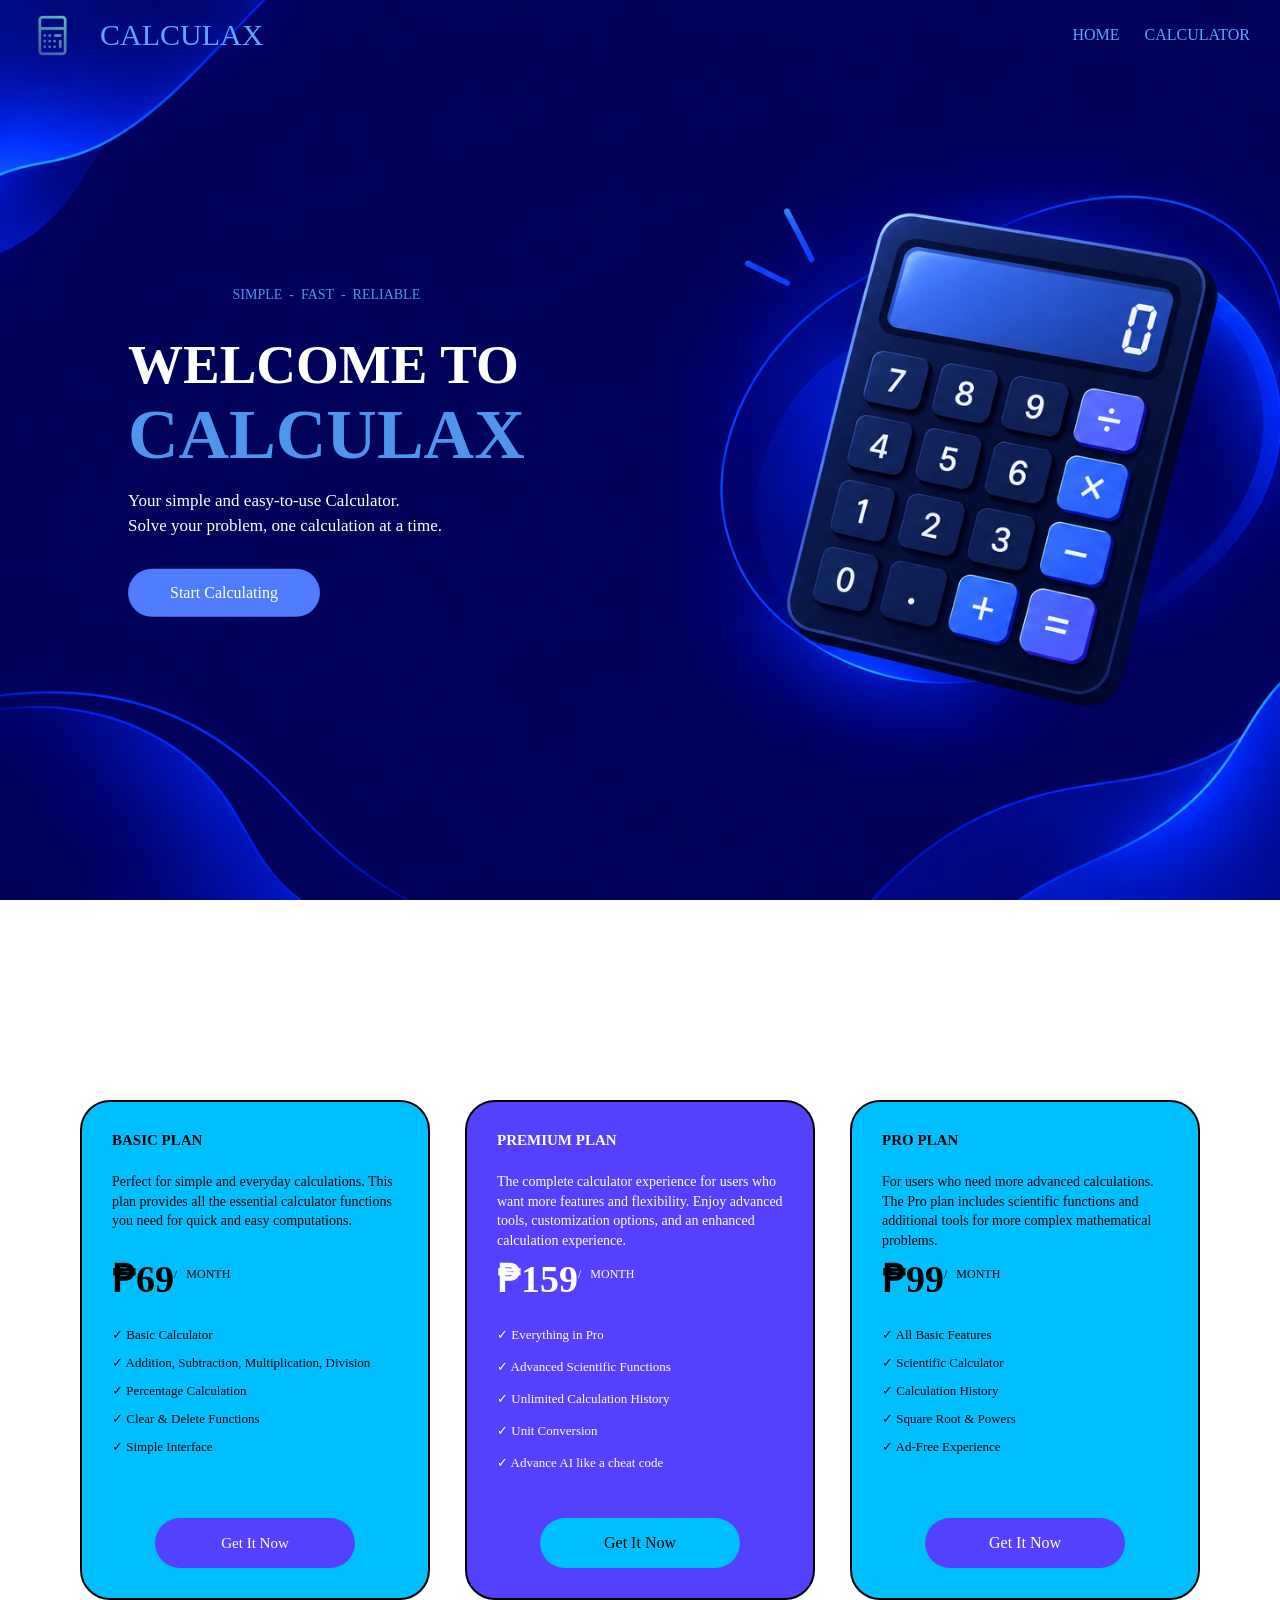
<file: index.html>
<!DOCTYPE>
<html>
<head>
    
    <title>Document</title>
    <link rel="stylesheet" href="calcu.css">
</head>

<body>
    <div calss="nav-links">
        <nav>
            <img src="logo.png" class="logo">
            <p class="nav-title">CALCULAX</p>

            <a href="#home">HOME</a>
            <a href="calcu.html">CALCULATOR</a>
            </nav>


    <section id="home">
        <div class="home">
            <img src="homebg.png" alt="Calculator">

            <div class="home-text">
                 <p style="text-align: center; font-size: 14px; color: #4e96ed;">SIMPLE  &nbsp;-&nbsp;  FAST  &nbsp;-&nbsp;  RELIABLE</p>

                <h1>WELCOME TO <br><span class="lax"><b>CALCULAX</b></span></h1>

                <p>Your simple and easy-to-use Calculator.<br>Solve your problem, one calculation at a time.</p>

                <a href="calcu.html">&nbsp;&nbsp;&nbsp;Start Calculating&nbsp;&nbsp;&nbsp;</a>
            </div>
        </div>
    </section>

    <section class="boxes">
        <div class="leftbox">
            <p><b>BASIC PLAN</b></p> <br>

            <p>Perfect for simple and everyday calculations. This plan provides all the essential calculator functions you need for quick and easy computations.</p> <br>

            <h1><b>₱69</b><sup>/&nbsp;&nbsp;&nbsp;MONTH</sup></h1>

            <div class="text">
                <p>✓ Basic Calculator</p>
                <p>✓ Addition, Subtraction, Multiplication, Division</p>
                <p>✓ Percentage Calculation</p>
                <p>✓ Clear & Delete Functions</p>
                <p>✓ Simple Interface </p>
            </div>

            <a href="login.html" style="text-align: center; font-size: 15px; justify-content: center;">&nbsp;&nbsp;&nbsp;&nbsp;&nbsp;&nbsp;&nbsp;&nbsp;&nbsp;Get It Now&nbsp;&nbsp;&nbsp;&nbsp;&nbsp;&nbsp;&nbsp;&nbsp;&nbsp;</a>

        </div>

        <div class="middlebox">
            <p><b>PREMIUM PLAN</b></p> <br>

            <p>The complete calculator experience for users who want more features and flexibility. Enjoy advanced tools, customization options, and an enhanced calculation experience.</p> <br>

            <h1><b>₱159</b><sup>/&nbsp;&nbsp;&nbsp;MONTH</sup></h1>

            <div class="text1">
                <p>✓ Everything in Pro</p>
                <p>✓ Advanced Scientific Functions</p>
                <p>✓ Unlimited Calculation History</p>
                <p>✓ Unit Conversion</p>
                <p>✓ Advance AI like a cheat code</p>
            </div>

            <a href="login.html">&nbsp;&nbsp;&nbsp;&nbsp;&nbsp;&nbsp;&nbsp;&nbsp;&nbsp;Get It Now&nbsp;&nbsp;&nbsp;&nbsp;&nbsp;&nbsp;&nbsp;&nbsp;&nbsp;</a>

        </div>

        <div class="rightbox">
            <p><b>PRO PLAN</b></p> <br>

            <p>For users who need more advanced calculations. The Pro plan includes scientific functions and additional tools for more complex mathematical problems.</p> <br>

            <h1><b>₱99</b><sup>/&nbsp;&nbsp;&nbsp;MONTH</sup></h1>

            <div class="text">
                <p>✓ All Basic Features</p>
                <p>✓ Scientific Calculator</p>
                <p>✓ Calculation History</p>
                <p>✓ Square Root & Powers</p>
                <p>✓ Ad-Free Experience </p>
            </div>

            <a href="login.html">&nbsp;&nbsp;&nbsp;&nbsp;&nbsp;&nbsp;&nbsp;&nbsp;&nbsp;Get It Now&nbsp;&nbsp;&nbsp;&nbsp;&nbsp;&nbsp;&nbsp;&nbsp;&nbsp;</a>
        </div>
    </section>

   
</body>
</html>
</file>
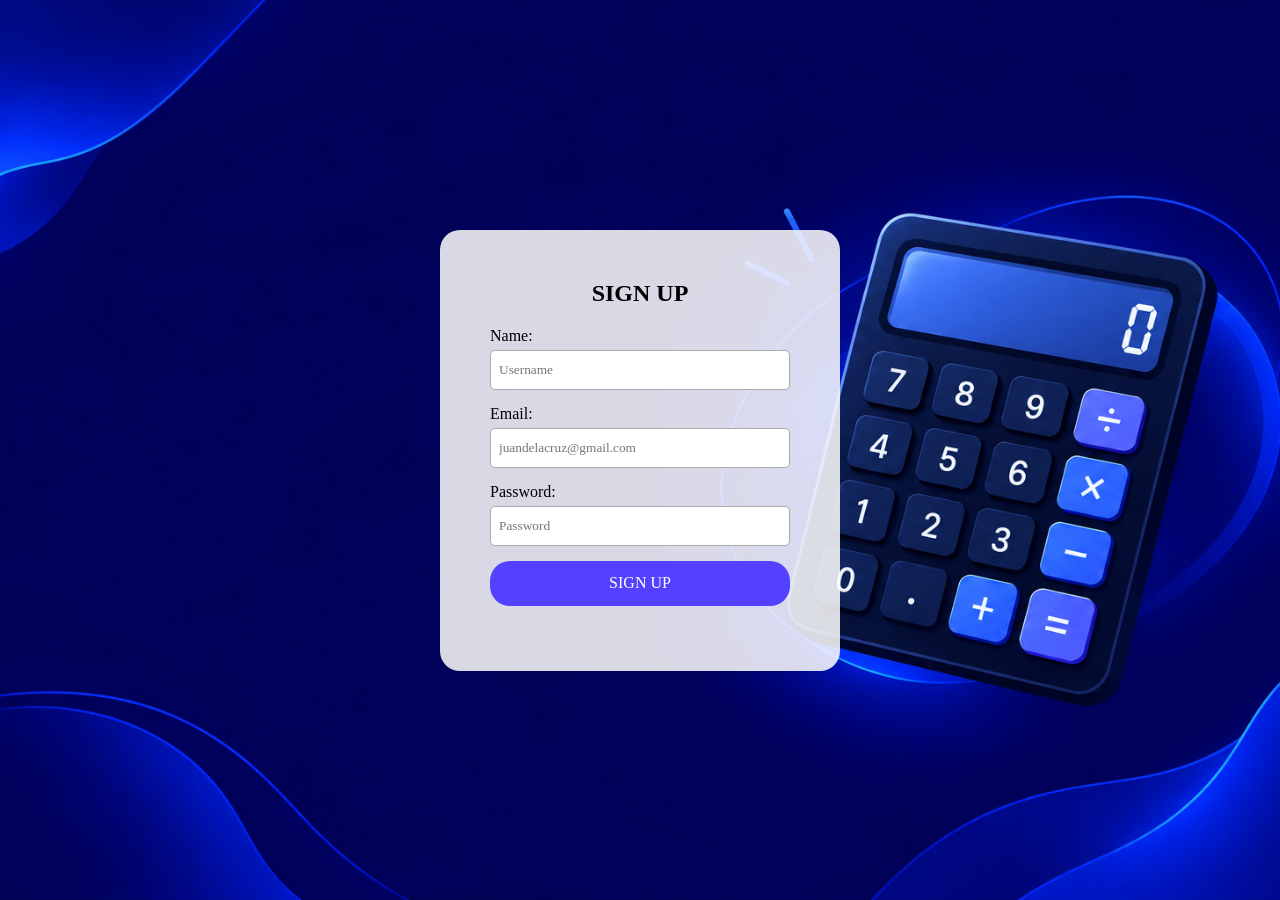
<file: login.html>
<!DOCTYPE html>
<html lang="en">
<head>
    <title>Document</title>
    <link rel="stylesheet" href="calcu.css">
</head>
<body>
   <div class="card">

    <img src="homebg.png" class="loginimg">

    <form action="index.html">
        <h2><b>SIGN UP</b></h2>

        <label>Name:</label>
        <input type="text" placeholder="Username" required>

        <label>Email:</label>
        <input type="email" placeholder="juandelacruz@gmail.com" required>

        <label>Password:</label>
        <input type="password" placeholder="Password" required>

        <a href="index.html"><input type="submit" value="SIGN UP"></a>
        
    </form>

</div>
    


    
    

</div>
</body>
</html>
</file>
<file: calcu.css>
* {
    margin: 0;
    padding: 0;
    box-sizing: border-box;
    font-family: "Times New Roman", Times, serif;
}

html {
    scroll-behavior: smooth;
}

body {
    background: #00065f;
    color: black;
    overflow-x: hidden;
}


/* =========================================
   NAVIGATION
========================================= */

nav {
    position: fixed;
    top: 0;
    left: 0;

    width: 100%;
    height: 70px;

    display: flex;
    align-items: center;

    padding: 0 30px;
    gap: 25px;

    background: transparent;

    z-index: 1000;
}

.logo {
    width: 45px;
    height: 45px;
    object-fit: contain;
}

.nav-title {
    margin-right: auto;
    color: #60a5ff;
    font-size: 30px;
}

nav a {
    color: #60a5ff;
    text-decoration: none;
    font-size: 16px;
}

nav a:hover {
    color: white;
}


/* =========================================
   HOME PAGE
========================================= */

.home {
    position: relative;

    width: 100%;
    height: 100vh;

    overflow: hidden;
}

.home img {
    width: 100%;
    height: 100%;

    object-fit: cover;
    display: block;
}

.home-text {
    position: absolute;

    top: 50%;
    left: 10%;

    transform: translateY(-50%);

    color: white;
}

.home-text h1 {
    font-size: 55px;
    line-height: 1.1;
    margin-bottom: 15px;
}

.home-text p {
    font-size: 17px;
    line-height: 1.5;
    margin-bottom: 30px;
}

.lax {
    color: #4e96ed;
    font-size: 70px;
}

.home-text a {
    display: inline-block;

    padding: 15px 30px;

    background: #4f7cff;
    color: white;

    text-decoration: none;

    border-radius: 30px;

    transition: 0.3s;
}

.home-text a:hover {
    background: #65adff;
}


/* =========================================
   PRICING BOXES
========================================= */

.boxes {
    width: 100%;
    min-height: 100vh;

    background: white;

    display: flex;
    justify-content: center;
    align-items: center;

    gap: 35px;

    padding: 80px 30px;
}


/* ALL BOXES */

.leftbox,
.middlebox,
.rightbox {
    width: 350px;
    height: 500px;

    position: relative;

    border: 2px solid black;
    border-radius: 30px;

    flex-shrink: 0;
}


/* BASIC */

.leftbox {
    background: #00bfff;
    color: black;
}


/* PREMIUM */

.middlebox {
    background: #5441ff;
    color: white;
}


/* PRO */

.rightbox {
    background: #00bfff;
    color: black;
}


/* =========================================
   BASIC PLAN
========================================= */

.leftbox > p:first-child {
    position: absolute;

    top: 30px;
    left: 30px;

    font-size: 15px;
}

.leftbox > p:nth-of-type(2) {
    position: absolute;

    top: 70px;
    left: 30px;
    right: 20px;

    font-size: 14px;
    line-height: 1.4;

    text-align: left;
}

.leftbox h1 {
    position: absolute;

    top: 155px;
    left: 30px;

    font-size: 38px;
}

.leftbox h1 sup {
    font-size: 12px;
    font-weight: normal;
}

.leftbox .text {
    position: absolute;

    top: 225px;
    left: 30px;
    right: 20px;

    text-align: left;
}

.leftbox .text p {
    font-size: 13px;
    line-height: 1.3;

    margin-bottom: 11px;
}

.leftbox > a {
    position: absolute;

    bottom: 30px;
    left: 50%;

    transform: translateX(-50%);

    width: 200px;
    height: 50px;

    display: flex;
    justify-content: center;
    align-items: center;

    background: #5441ff;
    color: white;

    text-decoration: none;

    border-radius: 30px;
}


/* =========================================
   PREMIUM PLAN
========================================= */

.middlebox > p:first-child {
    position: absolute;

    top: 30px;
    left: 30px;

    font-size: 15px;
}

.middlebox > p:nth-of-type(2) {
    position: absolute;

    top: 70px;
    left: 30px;
    right: 20px;

    font-size: 14px;
    line-height: 1.4;

    text-align: left;
}

.middlebox h1 {
    position: absolute;

    top: 155px;
    left: 30px;

    font-size: 38px;
    color: white;
}

.middlebox h1 sup {
    font-size: 12px;
    font-weight: normal;
}

.middlebox .text1 {
    position: absolute;

    top: 225px;
    left: 30px;
    right: 20px;
}

.middlebox .text1 p {
    font-size: 13px;
    line-height: 1.3;

    margin-bottom: 15px;
}

.middlebox > a {
    position: absolute;

    bottom: 30px;
    left: 50%;

    transform: translateX(-50%);

    width: 200px;
    height: 50px;

    display: flex;
    justify-content: center;
    align-items: center;

    background: #00bfff;
    color: black;

    text-decoration: none;

    border-radius: 30px;
}


/* =========================================
   PRO PLAN
========================================= */

.rightbox > p:first-child {
    position: absolute;

    top: 30px;
    left: 30px;

    font-size: 15px;
}

.rightbox > p:nth-of-type(2) {
    position: absolute;

    top: 70px;
    left: 30px;
    right: 20px;

    font-size: 14px;
    line-height: 1.4;

    text-align: left;
}

.rightbox h1 {
    position: absolute;

    top: 155px;
    left: 30px;

    font-size: 38px;
}

.rightbox h1 sup {
    font-size: 12px;
    font-weight: normal;
}

.rightbox .text {
    position: absolute;

    top: 225px;
    left: 30px;
    right: 20px;

    text-align: left;
}

.rightbox .text p {
    font-size: 13px;
    line-height: 1.3;

    margin-bottom: 11px;
}

.rightbox > a {
    position: absolute;

    bottom: 30px;
    left: 50%;

    transform: translateX(-50%);

    width: 200px;
    height: 50px;

    display: flex;
    justify-content: center;
    align-items: center;

    background: #5441ff;
    color: white;

    text-decoration: none;

    border-radius: 30px;
}


/* =========================================
   CALCULATOR PAGE
========================================= */

.calculator-page {
    width: 100%;
    min-height: 100vh;

    display: flex;
    justify-content: center;
    align-items: center;

    padding: 100px 20px 50px;
}


/* CALCULATOR */

.calcu1 {
    width: 360px;
    max-width: 100%;

    padding: 20px;

    border: 2px solid #00c8ff;
    border-radius: 15px;

    background: rgba(19, 27, 65, 0.99);

    margin: 100px auto 100px;
}


/* DISPLAY */

#display {
    width: 100%;
    height: 70px;

    padding: 10px;

    border: 2px solid lightblue;
    border-radius: 10px;

    background: rgb(117, 139, 253);

    color: white;

    font-size: 32px;

    outline: none;
}


/* =========================================
   CALCULATOR BUTTONS
========================================= */

.buttons {
    width: 100%;

    display: grid;

    grid-template-columns: repeat(4, 1fr);

    gap: 10px;

    margin-top: 15px;

    padding: 10px;

    border: 3px solid rgb(0, 0, 95);
    border-radius: 10px;

    background: rgba(255, 255, 255, 0.2);
}


/* REMOVE BR */
.buttons br {
    display: none;
}


.buttons button {
    width: 100%;
    height: 55px;

    border: 2px solid rgb(0, 0, 95);
    border-radius: 5px;

    background: white;

    color: #080101;

    font-size: 18px;

    cursor: pointer;

    transition: 0.2s;
}

.buttons button:hover {
    background: #65adff;
}


/* =========================================
   PRICING OVERLAY
========================================= */

.pricing-overlay {
    display: none;

    position: fixed;

    top: 0;
    left: 0;

    width: 100%;
    height: 100vh;

    background: rgba(0, 0, 0, 0.45);

    backdrop-filter: blur(8px);

    z-index: 2000;

    justify-content: center;
    align-items: center;

    overflow-y: auto;

    padding: 30px;
}


/* PRICING POPUP BOXES */

.boxes1 {
    width: 100%;

    display: flex;

    justify-content: center;
    align-items: center;

    gap: 35px;
}


/* =========================================
   LOGIN / SIGN UP
========================================= */

.card {
    width: 100%;
    min-height: 100vh;

    position: relative;

    overflow: hidden;

    display: flex;

    justify-content: center;
    align-items: center;
}


.loginimg {
    position: absolute;

    top: 0;
    left: 0;

    width: 100%;
    height: 100%;

    object-fit: cover;
}


.card form {
    position: relative;

    z-index: 2;

    width: 400px;
    max-width: 90%;

    padding: 50px;

    background: rgba(255, 255, 255, 0.85);

    border-radius: 20px;
}

.card form h2 {
    text-align: center;

    margin-bottom: 20px;
}

.card form label {
    display: block;

    margin-bottom: 5px;
}

.card form input {
    width: 100%;
    height: 40px;

    margin-bottom: 15px;

    padding: 8px;

    border: 1px solid #aaa;
    border-radius: 5px;
}

.card form input[type="submit"] {
    height: 45px;

    border: none;
    border-radius: 20px;

    background: #5441ff;
    color: white;

    cursor: pointer;

    font-size: 16px;
}


/* =========================================
   PHONE
========================================= */

@media screen and (max-width: 768px) {

    /* BODY */

    body {
        width: 100%;
        overflow-x: hidden;
    }


    /* NAVIGATION */

    nav {
        height: 60px;

        padding: 0 12px;

        gap: 10px;
    }

    .logo {
        width: 35px;
        height: 35px;
    }

    nav .nav-title {
        font-size: 19px;
    }

    nav a {
        font-size: 11px;
    }


    /* HOME */

    .home {
        height: 100vh;
    }

    .home-text {
        width: 90%;

        left: 5%;
        top: 50%;

        transform: translateY(-50%);

        text-align: center;
    }

    .home-text h1 {
        font-size: 30px;
    }

    .lax {
        font-size: 45px;
    }

    .home-text p {
        font-size: 14px;
        line-height: 1.5;
    }

    .home-text a {
        padding: 12px 22px;
        font-size: 14px;
    }


    /* PRICING */

    .boxes {
        min-height: auto;

        flex-direction: column;

        padding: 60px 15px;

        gap: 25px;
    }

    .leftbox,
    .middlebox,
    .rightbox {
        width: 100%;
        max-width: 350px;

        height: 500px;
    }


    /* CALCULATOR */

    .calculator-page {
        padding: 90px 15px 40px;
    }

    .calcu1 {
        width: 100%;
        max-width: 360px;

        margin: 20px auto;

        padding: 15px;
    }

    #display {
        height: 65px;

        font-size: 27px;
    }

    .buttons {
        grid-template-columns: repeat(4, 1fr);

        gap: 7px;

        padding: 8px;
    }

    .buttons button {
        height: 55px;

        font-size: 17px;
    }


    /* PRICING POPUP */

    .pricing-overlay {
        padding: 20px 15px;

        align-items: flex-start;
    }

    .boxes1 {
        flex-direction: column;

        width: 100%;

        gap: 25px;

        margin-top: 20px;
    }

    .boxes1 .leftbox,
    .boxes1 .middlebox,
    .boxes1 .rightbox {
        width: 100%;
        max-width: 350px;

        height: 500px;
    }


    /* LOGIN / SIGN UP */

    .card {
        min-height: 100vh;

        padding: 20px;
    }

    .card form {
        width: 100%;
        max-width: 350px;

        padding: 30px 25px;
    }

}


/* =========================================
   SMALL PHONE
========================================= */

@media screen and (max-width: 400px) {

    nav {
        padding: 0 8px;

        gap: 7px;
    }

    .logo {
        width: 30px;
        height: 30px;
    }

    nav .nav-title {
        font-size: 16px;
    }

    nav a {
        font-size: 10px;
    }

    .home-text h1 {
        font-size: 26px;
    }

    .lax {
        font-size: 38px;
    }

    .home-text p {
        font-size: 13px;
    }

    .calcu1 {
        padding: 12px;
    }

    #display {
        height: 60px;
        font-size: 24px;
    }

    .buttons {
        gap: 5px;
        padding: 6px;
    }

    .buttons button {
        height: 50px;
        font-size: 16px;
    }

}
</file>
